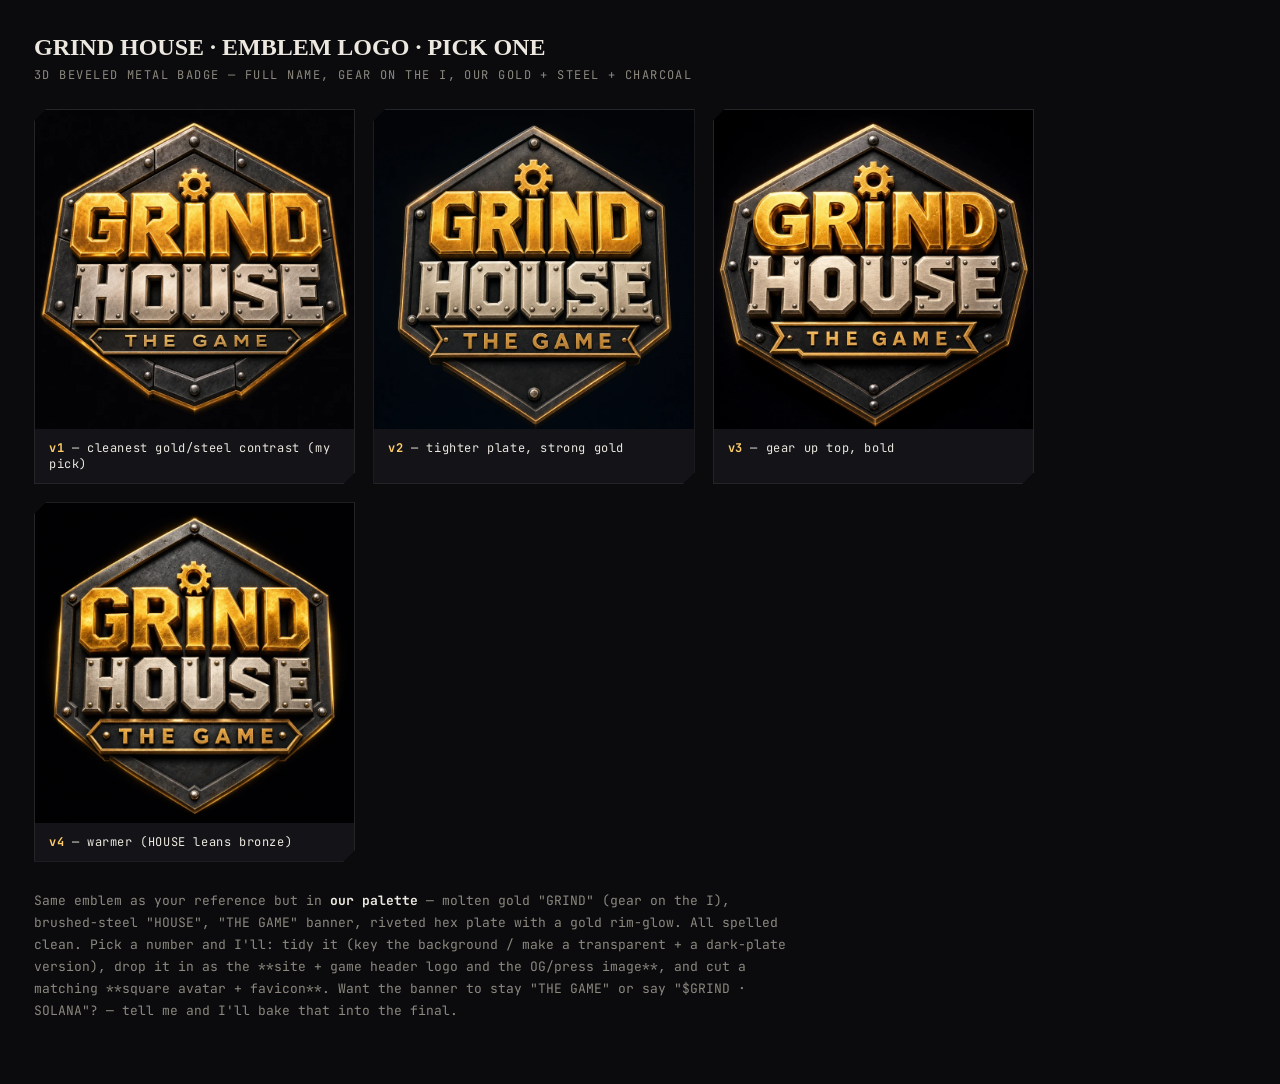
<file: logos.html>
<!DOCTYPE html><html lang="en"><head><meta charset="UTF-8"><meta name="viewport" content="width=device-width, initial-scale=1">
<title>GRIND HOUSE — emblem logo picks</title>
<link rel="preconnect" href="https://fonts.googleapis.com"><link rel="preconnect" href="https://fonts.gstatic.com" crossorigin>
<link href="https://fonts.googleapis.com/css2?family=Archivo+Expanded:wght@800;900&family=JetBrains+Mono:wght@500;700&display=swap" rel="stylesheet">
<style>
:root{--bone:#ECE8DF;--gold:#FFCE6A;--bg:#0b0b0e;--panel:#131318;--mut:#8C887E}
*{box-sizing:border-box;margin:0}
body{background:var(--bg);color:var(--bone);font-family:'JetBrains Mono',monospace;padding:34px}
h1{font-family:'Archivo Expanded';font-weight:900;text-transform:uppercase;font-size:24px}
.sub{color:var(--mut);font-size:12px;margin:6px 0 26px;letter-spacing:.12em;text-transform:uppercase}
.grid{display:grid;grid-template-columns:repeat(auto-fill,minmax(300px,1fr));gap:18px;max-width:1000px}
.card{background:var(--panel);border:1px solid rgba(236,232,223,.08);overflow:hidden;
  clip-path:polygon(12px 0,100% 0,100% calc(100% - 12px),calc(100% - 12px) 100%,0 100%,0 12px)}
.card img{display:block;width:100%;aspect-ratio:1/1;object-fit:cover;background:#07070d}
.card .cap{padding:11px 14px;font-size:12px;letter-spacing:.05em}
.card .cap b{color:var(--gold);font-weight:700}
.legend{margin:28px 0;color:var(--mut);font-size:13px;line-height:1.7;max-width:760px}
.legend b{color:var(--bone)}
</style></head>
<body>
<h1>GRIND HOUSE · EMBLEM LOGO · PICK ONE</h1>
<div class="sub">3D beveled metal badge — full name, gear on the I, our gold + steel + charcoal</div>
<div class="grid">
  <div class="card"><img src="assets/brand/logos/emblem_v1.webp"><div class="cap"><b>v1</b> — cleanest gold/steel contrast (my pick)</div></div>
  <div class="card"><img src="assets/brand/logos/emblem_v2.webp"><div class="cap"><b>v2</b> — tighter plate, strong gold</div></div>
  <div class="card"><img src="assets/brand/logos/emblem_v3.webp"><div class="cap"><b>v3</b> — gear up top, bold</div></div>
  <div class="card"><img src="assets/brand/logos/emblem_v4.webp"><div class="cap"><b>v4</b> — warmer (HOUSE leans bronze)</div></div>
</div>
<div class="legend">Same emblem as your reference but in <b>our palette</b> — molten gold "GRIND" (gear on the I), brushed-steel "HOUSE", "THE GAME" banner, riveted hex plate with a gold rim-glow. All spelled clean. Pick a number and I'll: tidy it (key the background / make a transparent + a dark-plate version), drop it in as the **site + game header logo and the OG/press image**, and cut a matching **square avatar + favicon**. Want the banner to stay "THE GAME" or say "$GRIND · SOLANA"? — tell me and I'll bake that into the final.</div>
</body></html>
</file>
